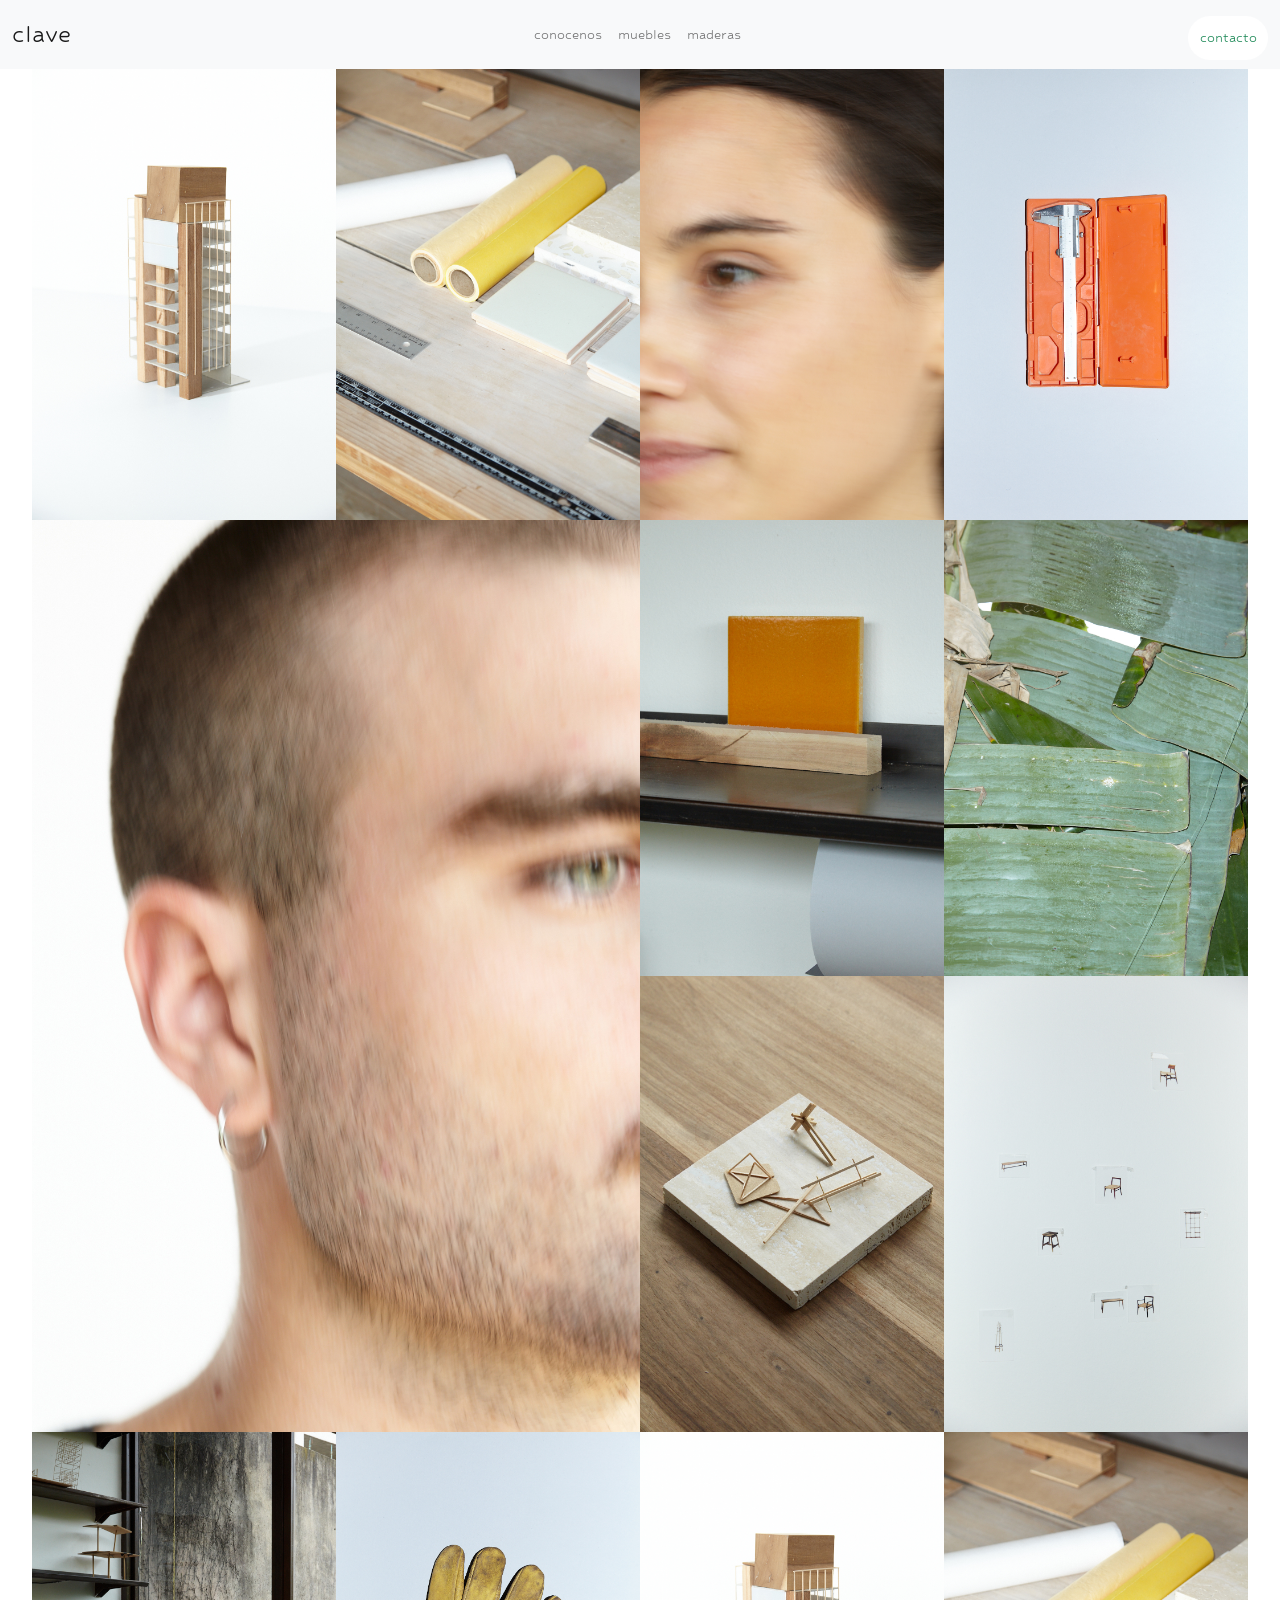
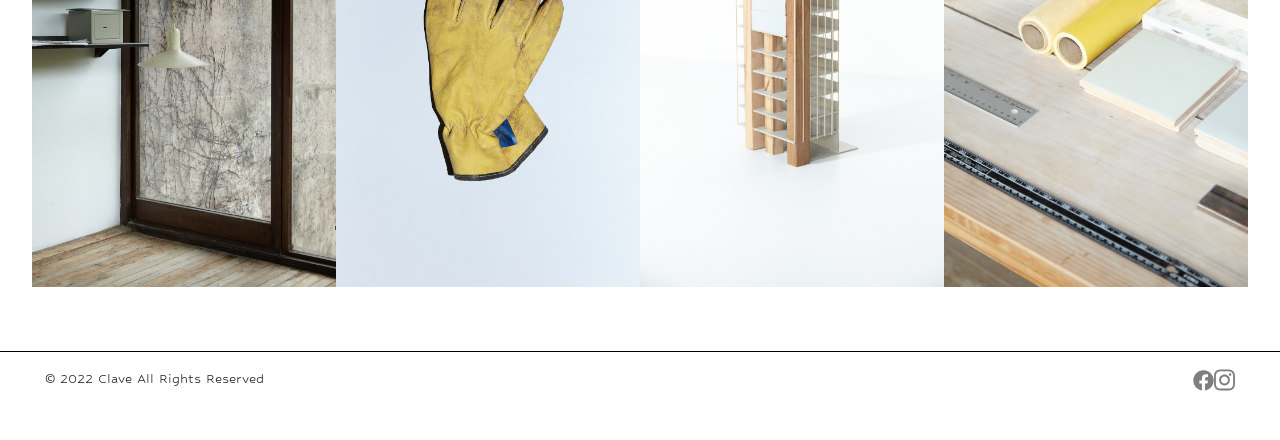
<file: index.html>
<!DOCTYPE html>
<html lang="en">
<head>
    <meta charset="UTF-8">
    <meta http-equiv="X-UA-Compatible" content="IE=edge">
    <meta name="viewport" content="width=device-width, initial-scale=1.0">
    <meta name="keywords" content="muebles, madera, diseño, comprar"/>
    <meta name="description" content="Clave es más que una mueblería es una forma de repensar tu vida desde la estética y el diseño."/>
    <link href="https://unpkg.com/aos@2.3.1/dist/aos.css" rel="stylesheet">
    <link rel="stylesheet" href="./styles/bootstrap.min.css">
    <link href="https://fonts.googleapis.com/css2?family=Hubballi&display=swap" rel="stylesheet">
    <link rel="stylesheet" href="./styles/style.css">
    <title>diseño y muebles - clave</title>
</head>

<body class="body-grid">

    <header class="header-fixed-index">   
    
        <nav class="navbar navbar-expand-lg navbar-light bg-light fixed-top">
            <div class="container-fluid">
              <a class="navbar-brand" href="#">clave</a>
              <button class="navbar-toggler" type="button" data-bs-toggle="collapse" data-bs-target="#navbarSupportedContent" aria-controls="navbarSupportedContent" aria-expanded="false" aria-label="Toggle navigation">
                <span class="navbar-toggler-icon"></span>
              </button>
              <div class="collapse navbar-collapse" id="navbarSupportedContent">
                <ul class="navbar-nav mx-auto mb-2 mb-lg-0">
                  <li class="nav-item">
                    <a class="nav-link" href="./pages/conocenos.html">conocenos</a>
                  </li>
                  <li class="nav-item">
                    <a class="nav-link" href="./pages/muebles.html">muebles</a>
                  </li>
                  <li class="nav-item">
                    <a class="nav-link" href="./pages/maderas.html">maderas</a>
                  </li>
                </ul>
                <div class="d-flex">
                 <a href="./pages/contacto.html"><button class="btn btn-outline-success" >contacto</button></a>
                </div>
              </div>
            </div>
          </nav>

    </header>

    <main class="main-index">       
       <div class="grid-container__index">  
         <img class="img-index 1" src="assets/01.jpg" alt="modelo edificio maqueta">
         <img class="img-index 2" src="assets/02.jpg" alt="panel de trabajo muebles">
         <img class="img-index 3" src="assets/03.jpg" alt="cinta metrica">
         <img class="img-index 4" src="assets/04.jpg" alt="hombre cabeza">
         <img class="img-index 5" src="assets/05.jpg" alt="mujer cabeza">
         <img class="img-index 6" src="assets/06.jpg" alt="varilla de madera y post it">
         <img class="img-index 7" src="assets/07.jpg" alt="hojas de arbusto">
         <img class="img-index 8" src="assets/08.jpg" alt="modelitos armados con varillas">
         <img class="img-index 9" src="assets/09.jpg" alt="muebles en espacio gris">
         <img class="img-index 10" src="assets/10.jpg" alt="lampara y etsanteria en living de diseño">
         <img class="img-index 11" src="assets/11.jpg" alt="guante amarillo de trabajo">
         <img class="img-index 12" src="assets/12.jpg" alt="mesa y silla">
         <img class="img-index 1" src="assets/01.jpg" alt="modelo edificio maqueta">
         <img class="img-index 2" src="assets/02.jpg" alt="panel de trabajo muebles">
       </div>
    </main>

           <hr>

    <footer class="footer-index">
        <p>© 2022 Clave All Rights Reserved</p>
        <div class="social-div">
            <a href="https://facebook.com"><img class="socials" src="assets/facebook-brands.svg" alt="facebook-logo"></a>
            <a href="https://instagram.com"><img class="socials" src="assets/instagram-brands.svg" alt="instagram-logo"></a>      
        </div>
    </footer>


<script src="./js/bootstrap.bundle.min.js"></script>
<script>
  AOS.init();
</script>


</body>
</html>
</file>
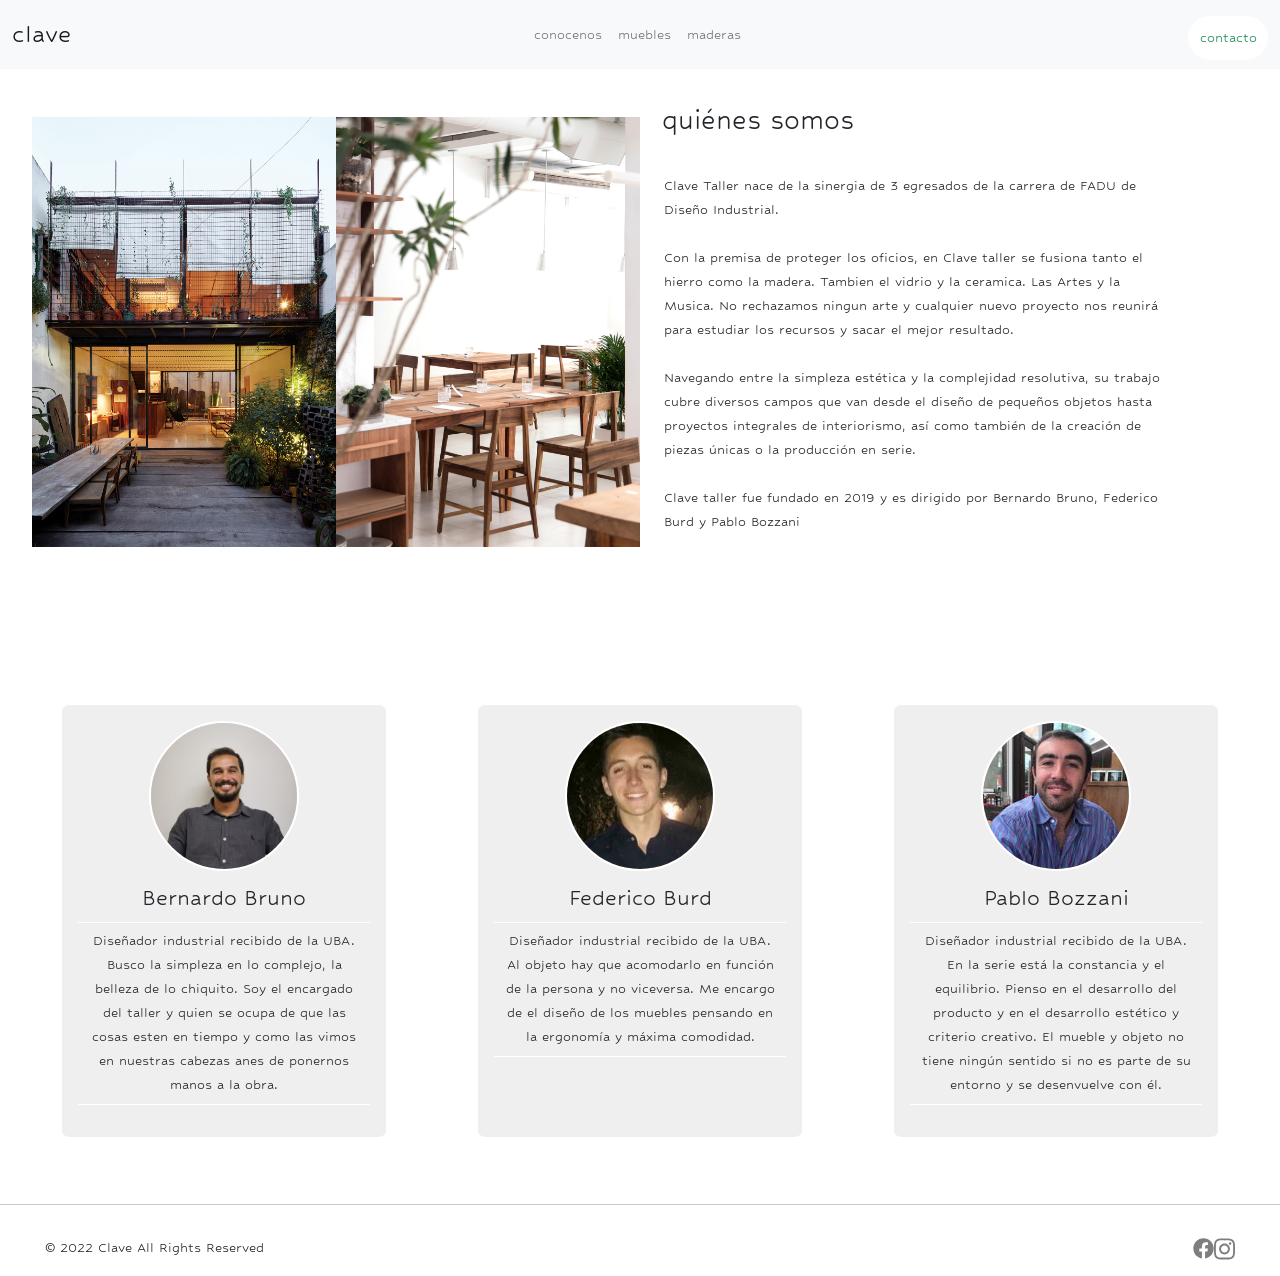
<file: pages/conocenos.html>
<!DOCTYPE html>
<html lang="en">
<head>
    <meta charset="UTF-8">
    <meta http-equiv="X-UA-Compatible" content="IE=edge">
    <meta name="keywords" content="muebles, madera, diseño, UBA, diseñadores, artesanos, herreros, carpinteros"/>
    <meta name="description" content="¿Quiénes somos los que llevamos adelante este proyecto?"/>
    <meta name="viewport" content="width=device-width, initial-scale=1.0">
    <link rel="stylesheet" href="../styles/bootstrap.min.css">
    <link href="https://fonts.googleapis.com/css2?family=Hubballi&display=swap" rel="stylesheet">
    <link rel="stylesheet" href="../styles/style.css">
    <title>¿quiénes somos? - clave</title>
</head>
<body">

    <header class="header-conocenos">   
    
        <nav class="navbar navbar-expand-lg navbar-light bg-light">
            <div class="container-fluid">
              <a class="navbar-brand" href="../index.html">clave</a>
              <button class="navbar-toggler" type="button" data-bs-toggle="collapse" data-bs-target="#navbarSupportedContent" aria-controls="navbarSupportedContent" aria-expanded="false" aria-label="Toggle navigation">
                <span class="navbar-toggler-icon"></span>
              </button>
              <div class="collapse navbar-collapse" id="navbarSupportedContent">
                <ul class="navbar-nav  mx-auto mb-2 mb-lg-0">
                  <li class="nav-item">
                    <a class="nav-link" href="../pages/conocenos.html">conocenos</a>
                  </li>
                  <li class="nav-item">
                    <a class="nav-link" href="../pages/muebles.html">muebles</a>
                  </li>
                  <li class="nav-item">
                    <a class="nav-link" href="../pages/maderas.html">maderas</a>
                  </li>
                </ul>
                <div class="d-flex">
                 <a href="../pages/contacto.html"><button class="btn btn-outline-success" >contacto</button></a>
                </div>
              </div>
            </div>
          </nav>
    </header>

    <main>
        
        <div class="container-conocenos">  
            <img class="img-conocenos" src="../assets/CASA-CLARA.jpg" alt="casa taller">
            <img class="img-conocenos" src="../assets/PETERSEN.jpg" alt="muebleria">
         
        <div class="info">
            <h2>quiénes somos</h1>
            <p class="whoarewe">Clave Taller nace de la sinergia de 3 egresados de la carrera de FADU de Diseño Industrial. </p> 

            <p class="whoarewe">  Con la premisa de proteger los oficios, en  Clave taller se fusiona tanto el hierro como la madera. Tambien el vidrio y la ceramica. Las Artes y la Musica. No rechazamos ningun arte y cualquier nuevo proyecto nos reunirá para estudiar los recursos y sacar el mejor resultado.</p>
                
            <p class="whoarewe">  Navegando entre la simpleza estética y la complejidad resolutiva, su trabajo cubre diversos campos que van desde el diseño de pequeños objetos hasta proyectos integrales de interiorismo, así como también de la creación de piezas únicas o la producción en serie.</p>
                
            <p class="whoarewe">  Clave taller fue fundado en 2019 y es dirigido por Bernardo Bruno, Federico Burd y Pablo Bozzani</p>
            </div>
        </div>


        <aside class="we-wrapper">
         
            <div class="card-we">
              <img class="nosotros" src="../assets/bbruno.jpg" alt="bernardo Bruno">
              <h1 class="card-title">Bernardo Bruno</h1>
              <p class="card-p">Diseñador industrial recibido de la UBA. Busco la simpleza en lo complejo, la belleza de 
              lo chiquito. Soy el encargado del taller y quien se ocupa de que las cosas esten en tiempo y 
              como las vimos en nuestras cabezas anes de ponernos manos a la obra. 
              </p>
            </div>
     

        
          <div class="card-we">
            <img class="nosotros" src="../assets/ramiror.jpg" alt="jorge ramos">
            <h1 class="card-title">Federico Burd</h1>
            <p class="card-p">Diseñador industrial recibido de la UBA. Al objeto hay que acomodarlo en función de 
              la persona y no viceversa. Me encargo de el diseño de los muebles pensando en la ergonomía y máxima comodidad.
            </p>
          </div>
      
       
            <div  class="card-we">
              <img class="nosotros" src="../assets/cohen.jpg" alt="ramiro cohen">
              <h1 class="card-title">Pablo Bozzani</h1>
              <p class="card-p">Diseñador industrial recibido de la UBA. En la serie está la constancia y el equilibrio. 
                Pienso en el desarrollo del producto y en el desarrollo estético y criterio creativo. El mueble y objeto 
                no tiene ningún sentido si no es parte de su entorno y se desenvuelve con él.
              </p>
           
        </div>
        </aside>
    </main>    

  

    <hr class="hr-auto">

    <footer class="footer-conocenos">
            <p class="copyright">© 2022 Clave All Rights Reserved</p>
        <div class="social-div">
            <a href="https://facebook.com"><img class="socials" src="../assets/facebook-brands.svg" alt="facebook-logo"></a>
            <a href="https://instagram.com"><img class="socials" src="../assets/instagram-brands.svg" alt="instagram-logo"></a>  
        </div>
    </footer>
    
    <script src="../js/bootstrap.bundle.min.js"></script>
</body>
</html>
</file>
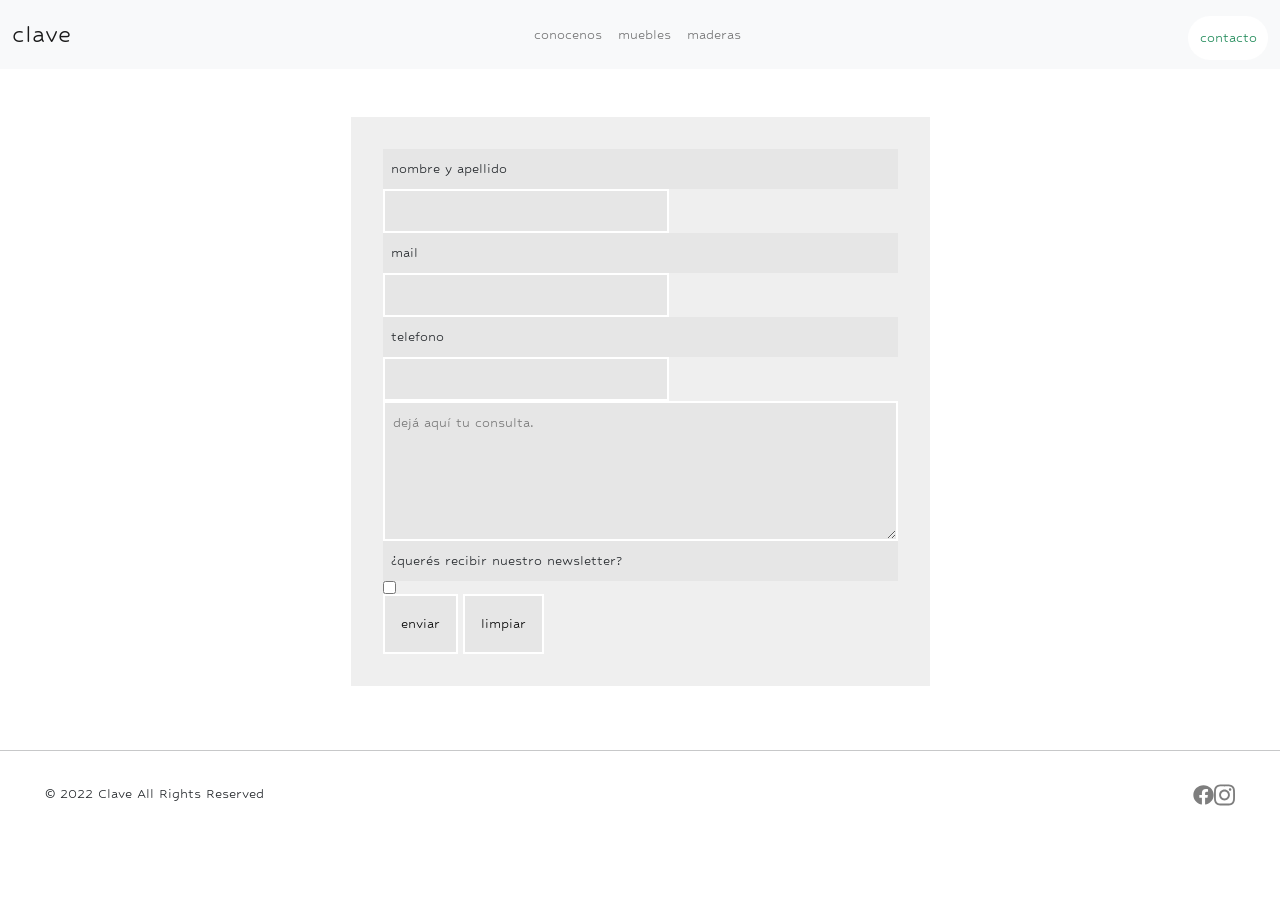
<file: pages/contacto.html>
<!DOCTYPE html>
<html lang="en">
<head>
    <meta charset="UTF-8">
    <meta http-equiv="X-UA-Compatible" content="IE=edge">
    <meta name="keywords" content="muebles, madera, diseño, comprar, consulta, respuesta"/>
    <meta name="description" content="Para consultas y dudas"/>
    <meta name="viewport" content="width=device-width, initial-scale=1.0">
    <link rel="stylesheet" href="../styles/bootstrap.min.css">
    <link href="https://fonts.googleapis.com/css2?family=Hubballi&display=swap" rel="stylesheet">
    <link rel="stylesheet" href="../styles/style.css">
    <title>dejanos tu consulta</title>
</head>



    <header class="header-fixed-index">   
    
        <nav class="navbar navbar-expand-lg navbar-light bg-light">
            <div class="container-fluid">
              <a class="navbar-brand" href="../index.html">clave</a>
              <button class="navbar-toggler" type="button" data-bs-toggle="collapse" data-bs-target="#navbarSupportedContent" aria-controls="navbarSupportedContent" aria-expanded="false" aria-label="Toggle navigation">
                <span class="navbar-toggler-icon"></span>
              </button>
              <div class="collapse navbar-collapse" id="navbarSupportedContent">
                <ul class="navbar-nav  mx-auto mb-2 mb-lg-0">
                  <li class="nav-item">
                    <a class="nav-link" href="../pages/conocenos.html">conocenos</a>
                  </li>
                  <li class="nav-item">
                    <a class="nav-link" href="../pages/muebles.html">muebles</a>
                  </li>
                  <li class="nav-item">
                    <a class="nav-link" href="../pages/maderas.html">maderas</a>
                  </li>
                </ul>
                <div class="d-flex">
                 <a href="../pages/contacto.html"><button class="btn btn-outline-success" >contacto</button></a>
                </div>
              </div>
            </div>
          </nav>
    </header>

    <main class="main-contacto">
        <div class="container-contacto">
            <form action="" method="post">
                <label for="nombre y apellido">nombre y apellido</label>
                <input type="text">
                <label for="mail">mail</label>
                <input type="mail">
                <label for="telefono">telefono</label>
                <input type="text">
                <textarea name="consulta" id="" cols="40" rows="5" placeholder="dejá aquí tu consulta."></textarea>
                <label for="newsletter">¿querés recibir nuestro newsletter?</label>
                <input class="round-input" name="si" type="checkbox"> 
                <!-- Button trigger modal -->
                <button type="button" class="btn-contacto" data-bs-toggle="modal" data-bs-target="#exampleModal">
                    enviar
                </button>
                
                <!-- Modal -->
                <div class="modal fade" id="exampleModal" tabindex="-1" aria-labelledby="exampleModalLabel" aria-hidden="true">
                    <div class="modal-dialog">
                    <div class="modal-content">
                        <div class="modal-header">
                        <h5 class="modal-title" id="exampleModalLabel">clave</h5>
                        <button type="button" class="btn-close" data-bs-dismiss="modal" aria-label="Close"></button>
                        </div>
                        <div class="modal-body">
                        muchas gracias por tu consulta!
                        </div>
                        <div class="modal-footer">
                        <button type="button" class="btn-contacto btn-secondary" data-bs-dismiss="modal">cerrar</button>
                        
                        </div>
                    </div>
                    </div>
                </div>
                <button class="btn-contacto" type="reset">limpiar</button>      
            </form>
        </div>
    </main>

    <hr>

    <footer>
         <p>© 2022 Clave All Rights Reserved</p>
        <div class="social-div">
            <a href="https://facebook.com"><img class="socials" src="../assets/facebook-brands.svg" alt="facebook-logo"></a>
            <a href="https://instagram.com"><img class="socials" src="../assets/instagram-brands.svg" alt="instagram-logo"></a>  
        </div>
    </footer>

<script src="../js/bootstrap.bundle.min.js"></script>

</body>
</html>
</file>
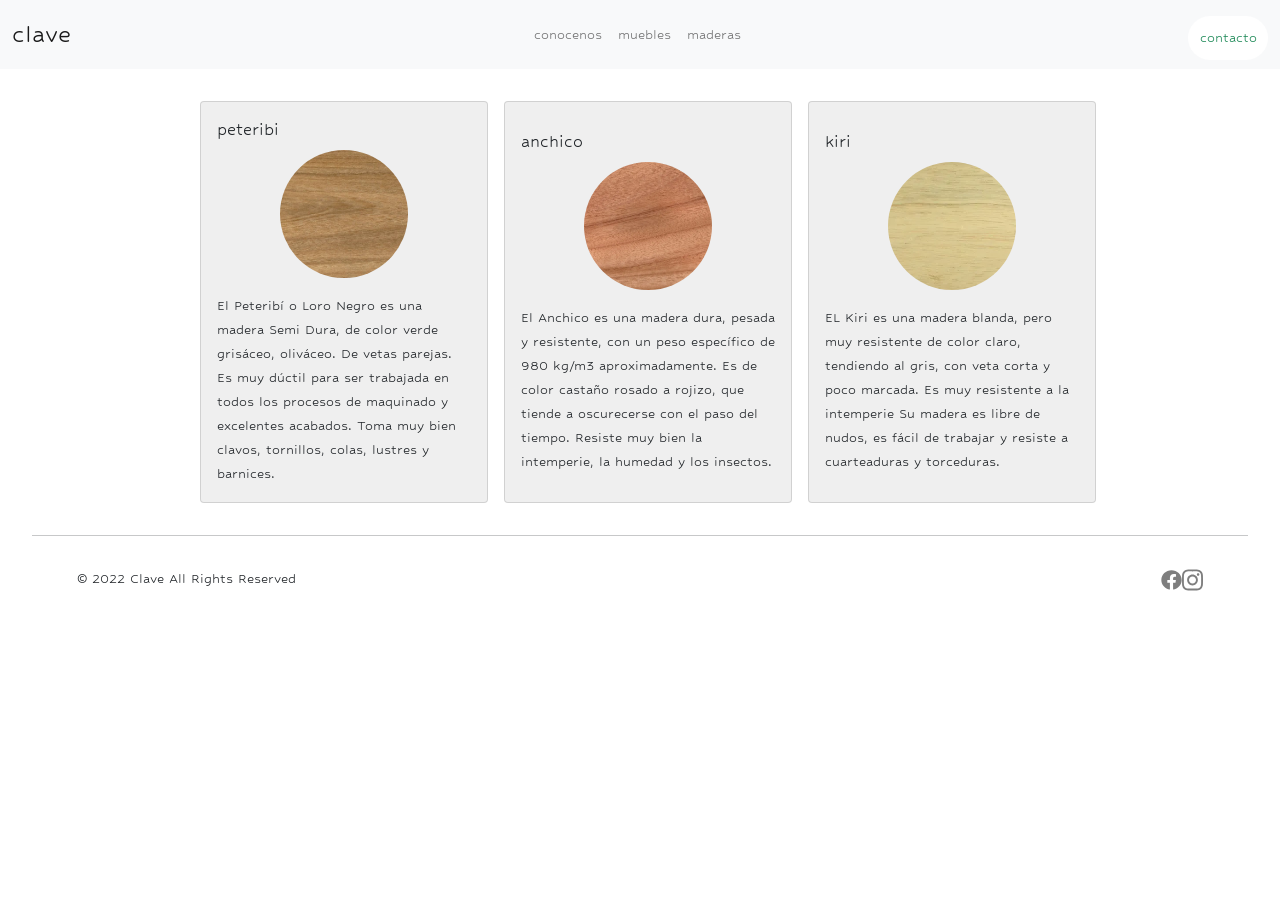
<file: pages/maderas.html>
<!DOCTYPE html>
<html lang="en">
<head>
    <meta charset="UTF-8">
    <meta http-equiv="X-UA-Compatible" content="IE=edge">
    <meta name="keywords" content="muebles, madera, selección, especial, mejor"/>
    <meta name="viewport" content="width=device-width, initial-scale=1.0">
    <meta name="description" content="Estas son las maderas que usamos para hacer nuestros muebles"/>
    <link rel="stylesheet" href="../styles/bootstrap.min.css">
    <link href="https://fonts.googleapis.com/css2?family=Hubballi&display=swap" rel="stylesheet">
    <link rel="stylesheet" href="../styles/style.css">
    <title>nuestras maderas - clave</title>
</head>
<body>
    
    <header class="header-fixed-index">   
    
        <nav class="navbar navbar-expand-lg navbar-light bg-light">
            <div class="container-fluid">
              <a class="navbar-brand" href="../index.html">clave</a>
              <button class="navbar-toggler" type="button" data-bs-toggle="collapse" data-bs-target="#navbarSupportedContent" aria-controls="navbarSupportedContent" aria-expanded="false" aria-label="Toggle navigation">
                <span class="navbar-toggler-icon"></span>
              </button>
              <div class="collapse navbar-collapse" id="navbarSupportedContent">
                <ul class="navbar-nav  mx-auto mb-2 mb-lg-0">
                  <li class="nav-item">
                    <a class="nav-link" href="../pages/conocenos.html">conocenos</a>
                  </li>
                  <li class="nav-item">
                    <a class="nav-link" href="../pages/muebles.html">muebles</a>
                  </li>
                  <li class="nav-item">
                    <a class="nav-link" href="../pages/maderas.html">maderas</a>
                  </li>
                </ul>
                <div class="d-flex">
                 <a href="../pages/contacto.html"><button class="btn btn-outline-success" >contacto</button></a>
                </div>
              </div>
            </div>
          </nav>
    </header>


    <main class="main-maderas">
        <div class="container__maderas">

        <div class="card" style="width: 18rem;">
            <h5 class="card-title">peteribi</h5>
            <img src="../assets/peteribi-madersama.jpg" class="card-img-top" alt="...">
              <p class="card-text">El Peteribí o Loro Negro es una madera Semi Dura, de color verde grisáceo, oliváceo. De vetas parejas. Es muy dúctil para ser trabajada en todos los procesos de maquinado y excelentes acabados. Toma muy bien clavos, tornillos, colas, lustres y barnices.              </p>
       
            </div>

          <div class="card" style="width: 18rem;">
                <h5 class="card-title">anchico</h5>
            <img src="../assets/D_NQ_NP_919744-MLA29141569810_012019-O.webp" class="card-img-top" alt="...">
              <p class="card-text">El Anchico es una madera dura, pesada y resistente, con un peso específico de 980 kg/m3 aproximadamente. Es de color castaño rosado a rojizo, que tiende a oscurecerse con el paso del tiempo. Resiste muy bien la intemperie, la humedad y los insectos.</p>
             
            </div>
       

          <div class="card" style="width: 18rem;">
                <h5 class="card-title">kiri</h5>
            <img src="../assets/D_Q_NP_839446-MLA29167538504_012019-AB.webp" class="card-img-top" alt="...">
              <p class="card-text">EL Kiri es una madera blanda, pero muy resistente de color claro, tendiendo al gris, con veta corta y poco marcada. Es muy resistente a la intemperie Su madera es libre de nudos, es fácil de trabajar y resiste a cuarteaduras y torceduras.</p>
            
            </div>
            </div>
          </div>
        </div>
   
    <hr>
   
    <footer>
            <p>© 2022 Clave All Rights Reserved</p>
        <div class="social-div">
            <a href="https://facebook.com"><img class="socials" src="../assets/facebook-brands.svg" alt="facebook-logo"></a>
            <a href="https://instagram.com"><img class="socials" src="../assets/instagram-brands.svg" alt="instagram-logo"></a>      
        </div>
    </footer>

    <script src="../js/bootstrap.bundle.min.js"></script>

</body>
</html>
</file>
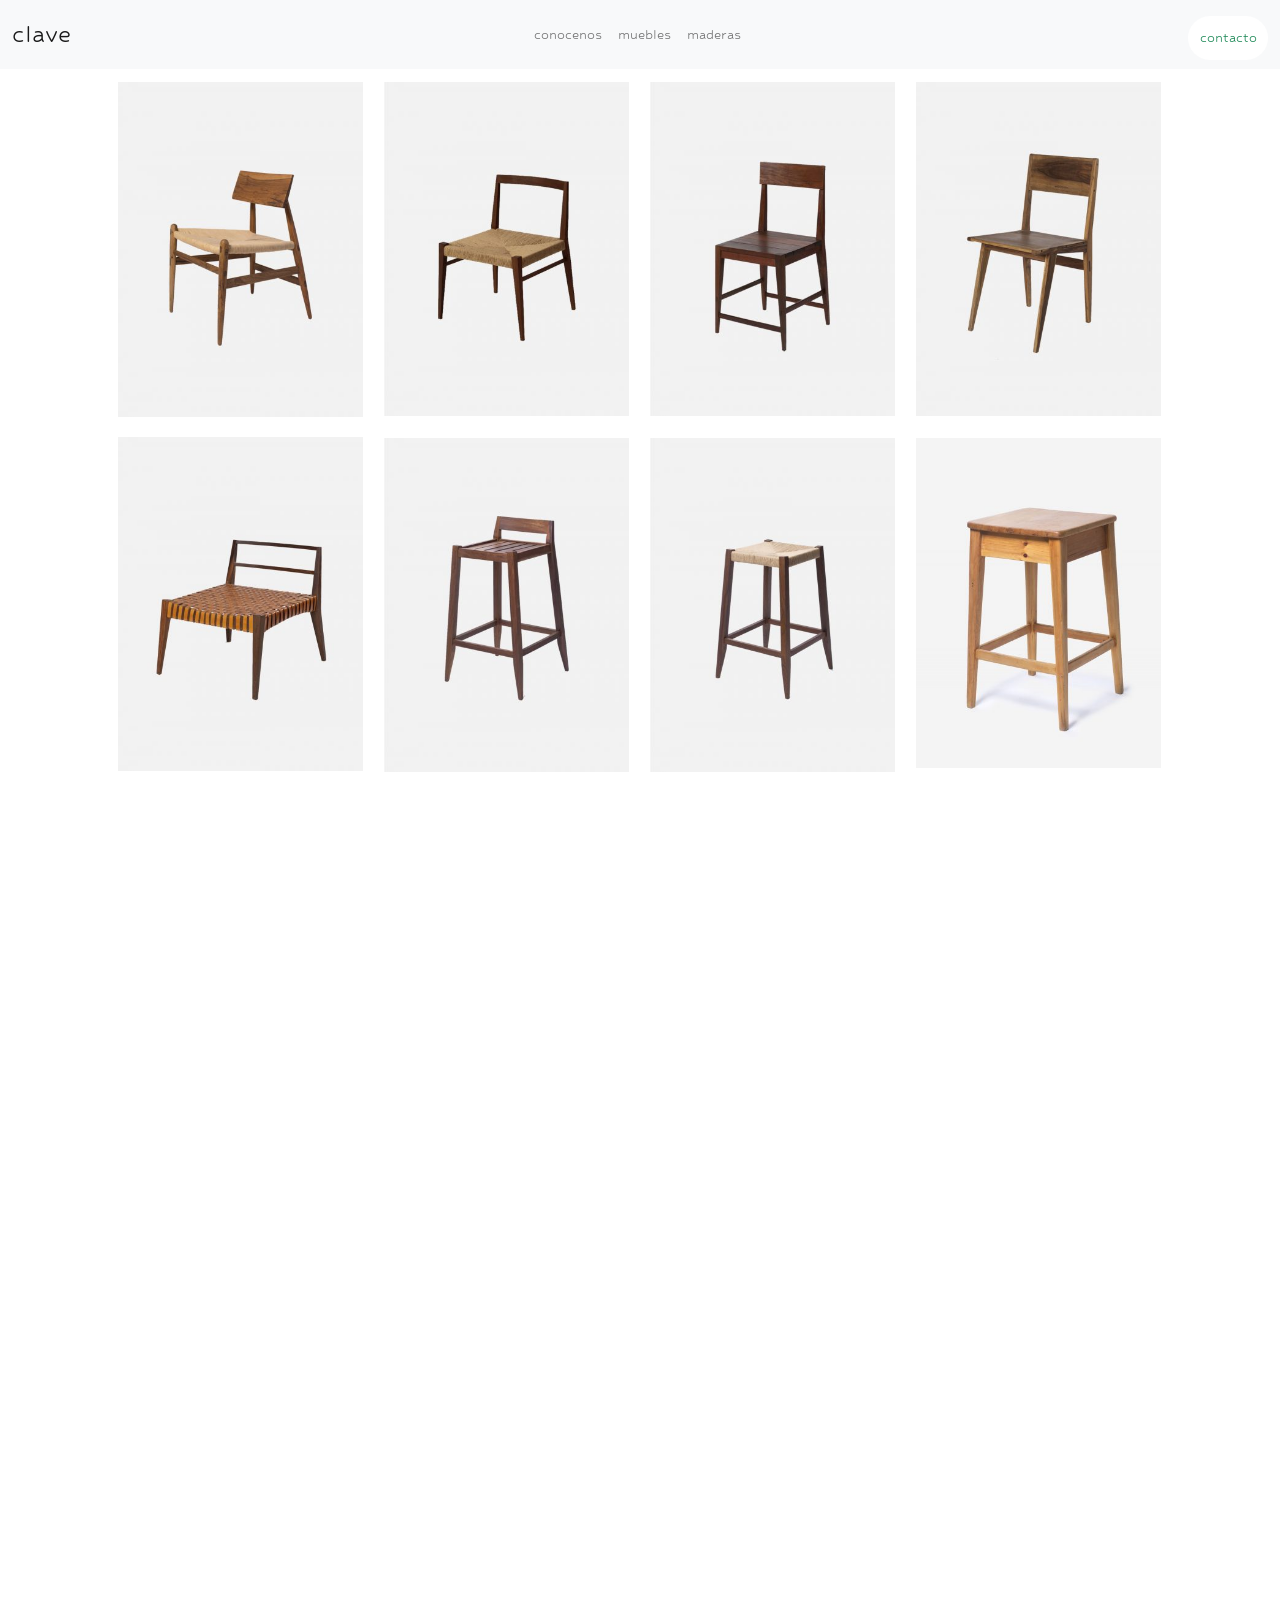
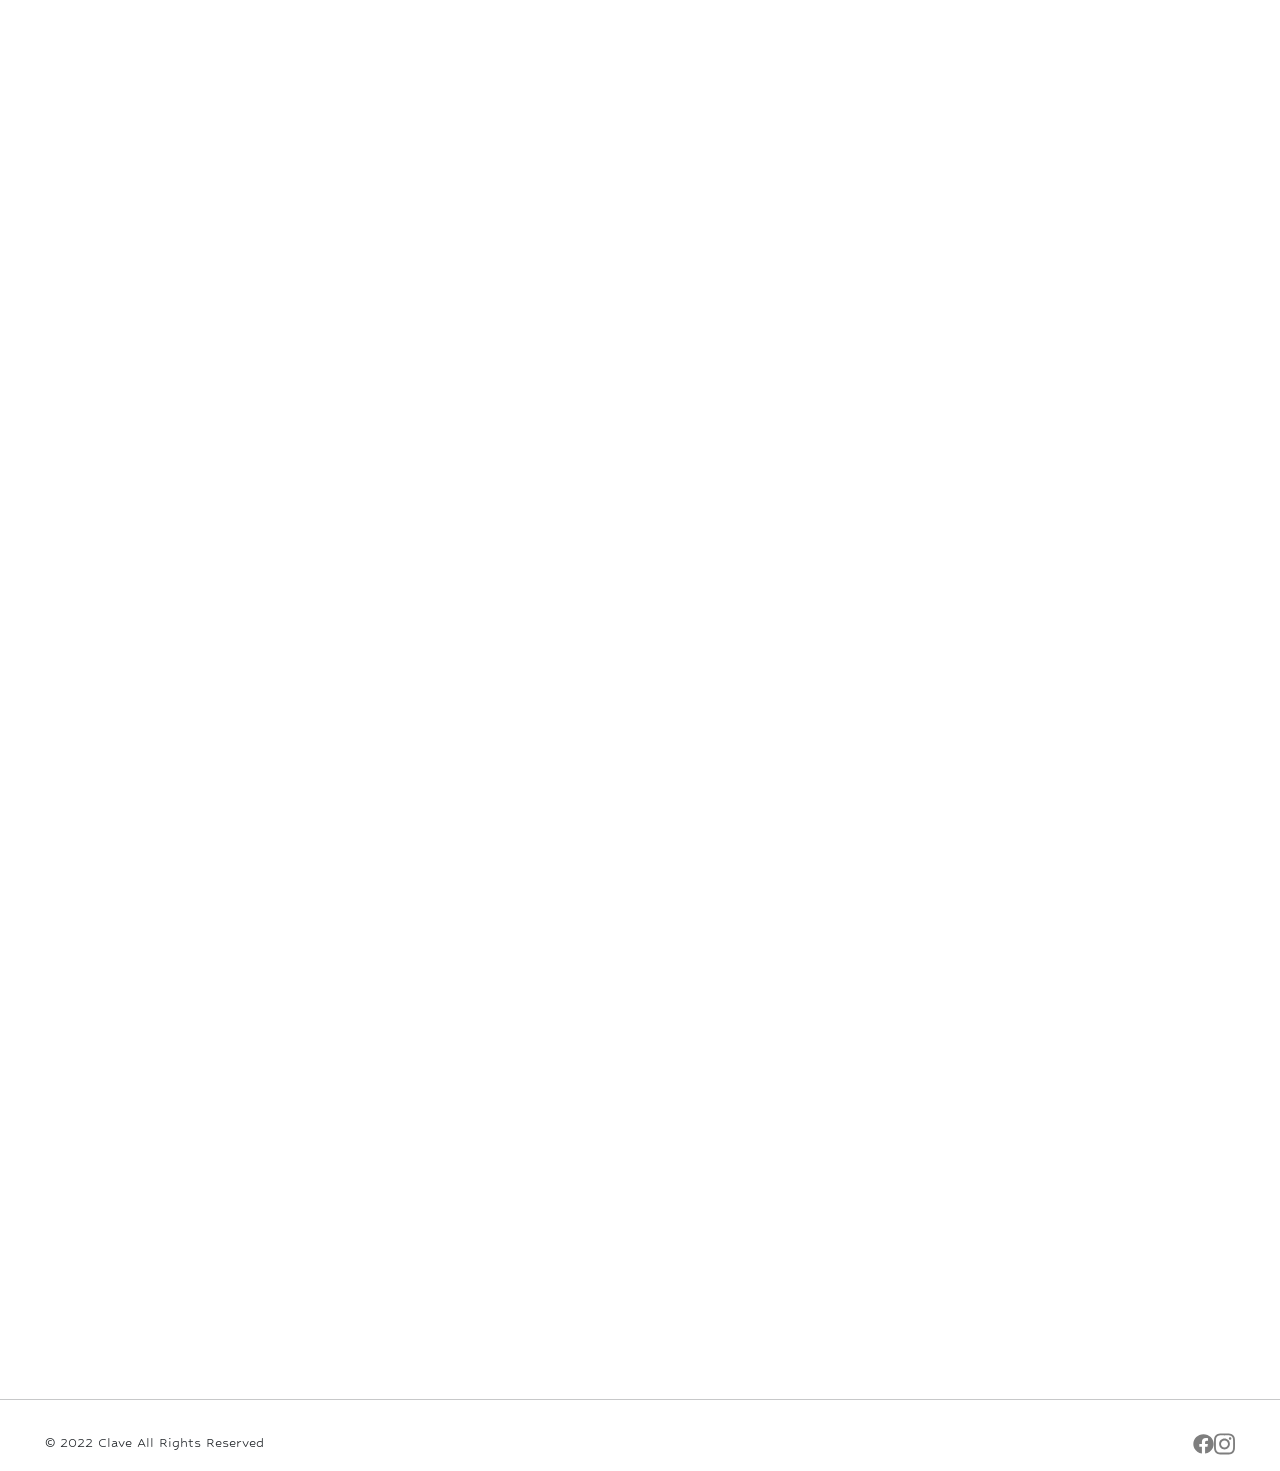
<file: pages/muebles.html>
<!DOCTYPE html>
<html lang="en">
<head>
    <meta charset="UTF-8">
    <meta http-equiv="X-UA-Compatible" content="IE=edge">
    <meta name="viewport" content="width=device-width, initial-scale=1.0">
    <meta name="keywords" content="muebles, madera, diseño, estética"/>
    <meta name="description" content="Nuestra colección de muebles."/>
    <link href="https://fonts.googleapis.com/css2?family=Hubballi&display=swap" rel="stylesheet">
    <link rel="stylesheet" href="../styles/bootstrap.min.css">
    <link href="https://unpkg.com/aos@2.3.1/dist/aos.css" rel="stylesheet">
    <script src="https://unpkg.com/aos@2.3.1/dist/aos.js"></script>
    <link rel="stylesheet" href="../styles/style.css">
    <title>catálogo de muebles - clave</title>
</head>
<body>
    
    <header class="header-fixed-index">   
    
        <nav class="navbar navbar-expand-lg navbar-light bg-light fixed-top">
            <div class="container-fluid">
              <a class="navbar-brand" href="../index.html">clave</a>
              <button class="navbar-toggler" type="button" data-bs-toggle="collapse" data-bs-target="#navbarSupportedContent" aria-controls="navbarSupportedContent" aria-expanded="false" aria-label="Toggle navigation">
                <span class="navbar-toggler-icon"></span>
              </button>
              <div class="collapse navbar-collapse" id="navbarSupportedContent">
                <ul class="navbar-nav  mx-auto mb-2 mb-lg-0">
                  <li class="nav-item">
                    <a class="nav-link" href="../pages/conocenos.html">conocenos</a>
                  </li>
                  <li class="nav-item">
                    <a class="nav-link" href="../pages/muebles.html">muebles</a>
                  </li>
                  <li class="nav-item">
                    <a class="nav-link" href="../pages/maderas.html">maderas</a>
                  </li>
                </ul>
                <div class="d-flex">
                 <a href="../pages/contacto.html"><button class="btn btn-outline-success" >contacto</button></a>
                </div>
              </div>
            </div>
          </nav>
    </header>


    <main class="main-gallery">
        <div class="flex-grid-muebles">
        <div class="gallery-muebles">
          <a href="#!" data-bs-toggle="modal" data-bs-target="#modalImage1">
            <img data-aos="zoom-in" src="../assets/1-SILLA-SKA-400x545.jpg" alt="silla ska">
          </a>
          <a href="#!" data-bs-toggle="modal" data-bs-target="#modalImage2">
            <img data-aos="zoom-in" src="../assets/2-SILLA-MUSEO-400x545.jpg" alt="silla museo">
          </a>
          <a href="#!" data-bs-toggle="modal" data-bs-target="#modalImage3">
            <img data-aos="zoom-in" src="../assets/4-SILLA-TAYLOR-400x545.jpg" alt="silla taylor">
          </a>
          <a href="#!" data-bs-toggle="modal" data-bs-target="#modalImage4">
            <img data-aos="zoom-in" src="../assets/5-SILLA-FARINELLI-400x545.jpg" alt="silla farinelli">
          </a>
          <a href="#!" data-bs-toggle="modal" data-bs-target="#modalImage5">
            <img data-aos="zoom-in" src="../assets/7-SILLA-MATERA-400x545.jpg" alt="silla matera">
          </a>
          <a href="#!" data-bs-toggle="modal" data-bs-target="#modalImage6">
            <img data-aos="zoom-in" src="../assets/1-BANQUETA-BAR-C-RESPALDO-400x545.jpg" alt="banqueta con resplado">
          </a>
          <a href="#!" data-bs-toggle="modal" data-bs-target="#modalImage7">
            <img data-aos="zoom-in" src="../assets/2-BANQUETA-BAR-S-RESPALDO-400x545.jpg" alt="banqueta bar">
          </a>
          <a href="#!" data-bs-toggle="modal" data-bs-target="#modalImage8">
            <img data-aos="zoom-in" src="../assets/1-PORTADA-VERT-31-400x539.jpg" alt="banqueta on">
          </a>
          <a href="#!" data-bs-toggle="modal" data-bs-target="#modalImage9">
            <img data-aos="zoom-in" src="../assets/4-BANQUITO-TAYLOR-400x545.jpg" alt="banquito taylor">
          </a>
          <a href="#!" data-bs-toggle="modal" data-bs-target="#modalImage10">
            <img data-aos="zoom-in" src="../assets/7-BANQUITO-REA-400x545.jpg" alt="banquito rea">
          </a>
          <a href="#!" data-bs-toggle="modal" data-bs-target="#modalImage11">
            <img data-aos="zoom-in" src="../assets/8-TACO-ALAMO-400x545.jpg" alt="taco alamo">
          </a>
          <a href="#!" data-bs-toggle="modal" data-bs-target="#modalImage12">
            <img data-aos="zoom-in" src="../assets/9-BANCO-V-400x545.jpg" alt="banco v">
          </a>
          <a href="#!" data-bs-toggle="modal" data-bs-target="#modalImage13">
            <img data-aos="zoom-in" src="../assets/10-BANCO-SKA-400x545.jpg" alt="banco ska">
          </a>
          <a href="#!" data-bs-toggle="modal" data-bs-target="#modalImage14">
            <img data-aos="zoom-in" src="../assets/11-BANCO-DEVOTO-400x545.jpg" alt="banco devoto">
          </a>
          <a href="#!" data-bs-toggle="modal" data-bs-target="#modalImage15">
            <img data-aos="zoom-in" src="../assets/12-BANCO-MERCEDES-400x545.jpg" alt="banco mercedes">
          </a>
          <a href="#!" data-bs-toggle="modal" data-bs-target="#modalImage16">
            <img data-aos="zoom-in" src="../assets/14-BANCO-TRONCO-400x545.jpg" alt="banco tronco">
          </a>
          <a href="#!" data-bs-toggle="modal" data-bs-target="#modalImage17">
            <img data-aos="zoom-in" src="../assets/4-MESA-RECTANGULAR-400x545.jpg" alt="mesa rectangular">
          </a>
          <a href="#!" data-bs-toggle="modal" data-bs-target="#modalImage18">
            <img data-aos="zoom-in" src="../assets/5-MESA-CIRCULAR-400x545.jpg" alt="mesa circular">
          </a>
          <a href="#!" data-bs-toggle="modal" data-bs-target="#modalImage19">
            <img data-aos="zoom-in" src="../assets/6-MESA-DELLATORRE-400x545.jpg" alt="mesa dellatorre">
          </a>
          <a href="#!" data-bs-toggle="modal" data-bs-target="#modalImage20">
            <img data-aos="zoom-in" src="../assets/8-MESA-BANDEJA-LISA-400x545.jpg" alt="mesa bandeja lisa">
          </a>
          <a href="#!" data-bs-toggle="modal" data-bs-target="#modalImage21">
            <img data-aos="zoom-in" src="../assets/10-MESA-DE-LUZ-400x545.jpg" alt="mesa de luz">
          </a>
          <a href="#!" data-bs-toggle="modal" data-bs-target="#modalImage22">
            <img data-aos="zoom-in" src="../assets/11-MESA-JAPON-400x545.jpg" alt="mesa japon">
          </a>
          <a href="#!" data-bs-toggle="modal" data-bs-target="#modalImage23">
            <img data-aos="zoom-in" src="../assets/1-BIBLIOTECA-COLGANTE-KIT-A-400x545.jpg" alt="biblioteca colgante kit a">
          </a>
          <a href="#!" data-bs-toggle="modal" data-bs-target="#modalImage24">
            <img data-aos="zoom-in" src="../assets/2-BIBLIOTECA-COLGANTE-KIT-B-400x545.jpg" alt="biblioteca colgante kit b">
          </a>
          <a href="#!" data-bs-toggle="modal" data-bs-target="#modalImage25">
            <img data-aos="zoom-in" src="../assets/3-BIBLIOTECA-COLGANTE-KIT-C-400x545.jpg" alt="biblioteca colgante kit c">
          </a>
          <a href="#!" data-bs-toggle="modal" data-bs-target="#modalImage26">
            <img data-aos="zoom-in" src="../assets/11-BIBLIOTECA-COLGANTE-KIT-BUNDLE-2-400x545.jpg" alt="biblioteca colgante kit bundle">
          </a>
          <a href="#!" data-bs-toggle="modal" data-bs-target="#modalImage27">
            <img data-aos="zoom-in" src="../assets/12-BIBLIOTECA-COLGANTE-KIT-BUNDLE-3-400x545.jpg" alt="biblioteca colgante kit bundle c">
          </a>
          <a href="#!" data-bs-toggle="modal" data-bs-target="#modalImage28">
            <img data-aos="zoom-in" src="../assets/3-PERCHERO-MODULAR-3M-400x545.jpg" alt="perchero modular 1">
          </a>
          <a href="#!" data-bs-toggle="modal" data-bs-target="#modalImage29">
            <img data-aos="zoom-in" src="../assets/4-PERCHERO-MODULAR-4M-400x545.jpg" alt="perchero modular 2">
          </a>
          <a href="#!" data-bs-toggle="modal" data-bs-target="#modalImage30">
            <img data-aos="zoom-in" src="../assets/3-CAMA-WIDE-400x545.jpg" alt="cama wide">
          </a>
          <a href="#!" data-bs-toggle="modal" data-bs-target="#modalImage31">
            <img data-aos="zoom-in" src="../assets/1-LAMPARA-MADERITAS-400x545.jpg" alt="lampara maderitas">
          </a>
        </div>
        </div>
    
      <!-------------Modal Gallery------------->
         <!-------------Image1------------->
         <div tabindex="-1" aria-labelledby="modalImage1" aria-hidden="true"
         class="modal fade" id="modalImage1">
          <div class="modal-dialog modal-sm modal-dialog-centered ">
            <div class="modal-content">
              <div class= "m-3">
                <h5 class="modal-title" id="modalImage1">Silla Ska</h5>
                <p>150cm x 150cm</p>
                <p>$25.000</p>
                <button type="button"  class="btn btn-primary">Buy</button>
                </div>
              <img src="../assets/1-SILLA-SKA-400x545.jpg" alt="">
            </div>     
          </div>
         </div>

         <!-------------Image2------------->
         <div tabindex="-1" aria-labelledby="modalImage2" aria-hidden="true"
         class="modal fade" id="modalImage2">
          <div class="modal-dialog modal-sm modal-dialog-centered ">
            <div class="modal-content">
              <div class= "m-3">
                <h5 class="modal-title" id="modalImage1">Silla Museo</h5>
                <p>150cm x 150cm</p>
                <p>$25.000</p>
                <button type="button"  class="btn btn-primary">Buy</button>
                </div>
              <img src="../assets/2-SILLA-MUSEO-400x545.jpg" alt="">
            </div>     
          </div>
         </div>


         <!-------------Image3------------->
         <div tabindex="-1" aria-labelledby="modalImage3" aria-hidden="true"
         class="modal fade" id="modalImage3">
          <div class="modal-dialog modal-sm modal-dialog-centered ">
            <div class="modal-content">
              <div class= "m-3">
                <h5 class="modal-title" id="modalImage1">Silla Taylor</h5>
                <p>150cm x 150cm</p>
                <p>$28.000</p>
                <button type="button"  class="btn btn-primary">Buy</button>
                </div>
              <img src="../assets/4-SILLA-TAYLOR-400x545.jpg" alt="">
            </div>     
          </div>
         </div>


         <!-------------Image4------------->
         <div tabindex="-1" aria-labelledby="modalImage4" aria-hidden="true"
         class="modal fade" id="modalImage4">
          <div class="modal-dialog modal-sm modal-dialog-centered ">
            <div class="modal-content">
              <div class= "m-3">
                <h5 class="modal-title" id="modalImage1">Silla Farinelli</h5>
                <p>150cm x 150cm</p>
                <p>$28.000</p>
                <button type="button"  class="btn btn-primary">Buy</button>
                </div>
              <img src="../assets/5-SILLA-FARINELLI-400x545.jpg" alt="">
            </div>     
          </div>
         </div>


         <!-------------Image5------------->
         <div tabindex="-1" aria-labelledby="modalImage5" aria-hidden="true"
         class="modal fade" id="modalImage5">
          <div class="modal-dialog modal-sm modal-dialog-centered ">
            <div class="modal-content">
              <div class= "m-3">
                <h5 class="modal-title" id="modalImage1">Silla Ska</h5>
                <p>150cm x 150cm</p>
                <p>$22.000</p>
                <button type="button"  class="btn btn-primary">Buy</button>
                </div>
              <img src="../assets/7-SILLA-MATERA-400x545.jpg" alt="silla matera">
            </div>     
          </div>
         </div>


         <!-------------Image6------------->
         <div tabindex="-1" aria-labelledby="modalImage6" aria-hidden="true"
         class="modal fade" id="modalImage6">
          <div class="modal-dialog modal-sm modal-dialog-centered ">
            <div class="modal-content">
              <div class= "m-3">
                <h5 class="modal-title" id="modalImage1">Banqueta Bar</h5>
                <p>150cm x 150cm</p>
                <p>$25.000</p>
                <button type="button"  class="btn btn-primary">Buy</button>
                </div>
              <img src="../assets/1-BANQUETA-BAR-C-RESPALDO-400x545.jpg" alt="">
            </div>     
          </div>
         </div>


         <!-------------Image7------------->
         <div tabindex="-1" aria-labelledby="modalImage7" aria-hidden="true"
         class="modal fade" id="modalImage7">
          <div class="modal-dialog modal-sm modal-dialog-centered ">
            <div class="modal-content">
              <div class= "m-3">
                <h5 class="modal-title" id="modalImage1">Banqueta Bar 2</h5>
                <p>150cm x 150cm</p>
                <p>$25.000</p>
                <button type="button"  class="btn btn-primary">Buy</button>
                </div>
              <img src="../assets/2-BANQUETA-BAR-S-RESPALDO-400x545.jpg" alt="">
            </div>     
          </div>
         </div>


         <!-------------Image8------------->
         <div tabindex="-1" aria-labelledby="modalImage8" aria-hidden="true"
         class="modal fade" id="modalImage8">
          <div class="modal-dialog modal-sm modal-dialog-centered ">
            <div class="modal-content">
              <div class= "m-3">
                <h5 class="modal-title" id="modalImage1">Banco Ska</h5>
                <p>150cm x 150cm</p>
                <p>$25.000</p>
                <button type="button"  class="Banqueta On">Buy</button>
                </div>
              <img src="../assets/1-PORTADA-VERT-31-400x539.jpg" alt="Banco Ska">
            </div>     
          </div>
         </div>


         <!-------------Image9------------->
         <div tabindex="-1" aria-labelledby="modalImage9" aria-hidden="true"
         class="modal fade" id="modalImage9">
          <div class="modal-dialog modal-sm modal-dialog-centered ">
            <div class="modal-content">
              <div class= "m-3">
                <h5 class="modal-title" id="modalImage1">Banquito Taylor</h5>
                <p>150cm x 150cm</p>
                <p>$25.000</p>
                <button type="button"  class="btn btn-primary">Buy</button>
                </div>
              <img src="../assets/4-BANQUITO-TAYLOR-400x545.jpg" alt="">
            </div>     
          </div>
         </div>


         <!-------------Image10------------->
         <div tabindex="-1" aria-labelledby="modalImage10" aria-hidden="true"
         class="modal fade" id="modalImage10">
          <div class="modal-dialog modal-sm modal-dialog-centered ">
            <div class="modal-content">
              <div class= "m-3">
                <h5 class="modal-title" id="modalImage1">Banquito Rea</h5>
                <p>150cm x 150cm</p>
                <p>$25.000</p>
                <button type="button"  class="btn btn-primary">Buy</button>
                </div>
              <img src="../assets/7-BANQUITO-REA-400x545.jpg" alt="">
            </div>     
          </div>
         </div>


         <!-------------Image11------------->
         <div tabindex="-1" aria-labelledby="modalImage11" aria-hidden="true"
         class="modal fade" id="modalImage11">
          <div class="modal-dialog modal-sm modal-dialog-centered ">
            <div class="modal-content">
              <div class= "m-3">
                <h5 class="modal-title" id="modalImage1">Taco Alamo</h5>
                <p>150cm x 150cm</p>
                <p>$25.000</p>
                <button type="button"  class="btn btn-primary">Buy</button>
                </div>
              <img src="../assets/8-TACO-ALAMO-400x545.jpg" alt="taco alamo">
            </div>     
          </div>
         </div>



         <!-------------Image12------------->
         <div tabindex="-1" aria-labelledby="modalImage12" aria-hidden="true"
         class="modal fade" id="modalImage12">
          <div class="modal-dialog modal-sm modal-dialog-centered ">
            <div class="modal-content">
              <div class= "m-3">
                <h5 class="modal-title" id="modalImage1">Silla Ska</h5>
                <p>150cm x 150cm</p>
                <p>$25.000</p>
                <button type="button"  class="btn btn-primary">Buy</button>
                </div>
              <img src="../assets/9-BANCO-V-400x545.jpg" alt="">
            </div>     
          </div>
         </div>


         <!-------------Image13------------->
         <div tabindex="-1" aria-labelledby="modalImage13" aria-hidden="true"
         class="modal fade" id="modalImage13">
          <div class="modal-dialog modal-sm modal-dialog-centered ">
            <div class="modal-content">
              <div class= "m-3">
                <h5 class="modal-title" id="modalImage1">Banco Ska</h5>
                <p>150cm x 150cm</p>
                <p>$25.000</p>
                <button type="button"  class="btn btn-primary">Buy</button>
                </div>
              <img src="../assets/10-BANCO-SKA-400x545.jpg" alt="Banco Ska">
            </div>     
          </div>
         </div>


         <!-------------Image14------------->
         <div tabindex="-1" aria-labelledby="modalImage14" aria-hidden="true"
         class="modal fade" id="modalImage14">
          <div class="modal-dialog modal-sm modal-dialog-centered ">
            <div class="modal-content">
              <div class= "m-3">
                <h5 class="modal-title" id="modalImage1">Banco Devoto</h5>
                <p>150cm x 150cm</p>
                <p>$25.000</p>
                <button type="button"  class="btn btn-primary">Buy</button>
                </div>
              <img src="../assets/11-BANCO-DEVOTO-400x545.jpg" alt="Banco Devoto">
            </div>     
          </div>
         </div>


         <!-------------Image15------------->
         <div tabindex="-1" aria-labelledby="modalImage15" aria-hidden="true"
         class="modal fade" id="modalImage15">
          <div class="modal-dialog modal-sm modal-dialog-centered ">
            <div class="modal-content">
              <div class= "m-3">
                <h5 class="modal-title" id="modalImage1">Banco Mercedes</h5>
                <p>150cm x 150cm</p>
                <p>$25.000</p>
                <button type="button"  class="btn btn-primary">Buy</button>
                </div>
              <img src="../assets/12-BANCO-MERCEDES-400x545.jpg" alt="Banco Mercedes">
            </div>     
          </div>
         </div>



         <!-------------Image16------------->
         <div tabindex="-1" aria-labelledby="modalImage16" aria-hidden="true"
         class="modal fade" id="modalImage16">
          <div class="modal-dialog modal-sm modal-dialog-centered ">
            <div class="modal-content">
              <div class= "m-3">
                <h5 class="modal-title" id="modalImage1">Banco Tronco</h5>
                <p>150cm x 150cm</p>
                <p>$25.000</p>
                <button type="button"  class="btn btn-primary">Buy</button>
                </div>
              <img src="../assets/14-BANCO-TRONCO-400x545.jpg" alt="Banco Tronco">
            </div>     
          </div>
         </div>


         <!-------------Image17------------->
         <div tabindex="-1" aria-labelledby="modalImage17" aria-hidden="true"
         class="modal fade" id="modalImage17">
          <div class="modal-dialog modal-sm modal-dialog-centered ">
            <div class="modal-content">
              <div class= "m-3">
                <h5 class="modal-title" id="modalImage1">Mesa Rectangular</h5>
                <p>150cm x 150cm</p>
                <p>$25.000</p>
                <button type="button"  class="btn btn-primary">Buy</button>
                </div>
              <img src="../assets/4-MESA-RECTANGULAR-400x545.jpg" alt="Mesa Rectangular">
            </div>     
          </div>
         </div>


         <!-------------Image18------------->
         <div tabindex="-1" aria-labelledby="modalImage18" aria-hidden="true"
         class="modal fade" id="modalImage18">
          <div class="modal-dialog modal-sm modal-dialog-centered ">
            <div class="modal-content">
              <div class= "m-3">
                <h5 class="modal-title" id="modalImage1">Mesa Circular
                </h5>
                <p>150cm x 150cm</p>
                <p>$25.000</p>
                <button type="button"  class="btn btn-primary">Buy</button>
                </div>
              <img src="../assets/5-MESA-CIRCULAR-400x545.jpg" alt="Mesa Circular">
            </div>     
          </div>
         </div>

         <!-------------Image19------------->
         <div tabindex="-1" aria-labelledby="modalImage19" aria-hidden="true"
         class="modal fade" id="modalImage19">
          <div class="modal-dialog modal-sm modal-dialog-centered ">
            <div class="modal-content">
              <div class= "m-3">
                <h5 class="modal-title" id="modalImage1">Mesa Dellatorre</h5>
                <p>150cm x 150cm</p>
                <p>$25.000</p>
                <button type="button"  class="btn btn-primary">Buy</button>
                </div>
              <img src="../assets/6-MESA-DELLATORRE-400x545.jpg" alt="Mesa Dellatorre">
            </div>     
          </div>
         </div>


         <!-------------Image20------------->
         <div tabindex="-1" aria-labelledby="modalImage20" aria-hidden="true"
         class="modal fade" id="modalImage20">
          <div class="modal-dialog modal-sm modal-dialog-centered ">
            <div class="modal-content">
              <div class= "m-3">
                <h5 class="modal-title" id="modalImage1">Mesa Bandeja Lisa</h5>
                <p>150cm x 150cm</p>
                <p>$25.000</p>
                <button type="button"  class="btn btn-primary">Buy</button>
                </div>
              <img src="../assets/8-MESA-BANDEJA-LISA-400x545.jpg" alt="Mesa Bandeja Lisa">
            </div>     
          </div>
         </div>

         <!-------------Image21------------->
         <div tabindex="-1" aria-labelledby="modalImage21" aria-hidden="true"
         class="modal fade" id="modalImage21">
          <div class="modal-dialog modal-sm modal-dialog-centered ">
            <div class="modal-content">
              <div class= "m-3">
                <h5 class="modal-title" id="modalImage1">Mesa de luz</h5>
                <p>150cm x 150cm</p>
                <p>$25.000</p>
                <button type="button"  class="btn btn-primary">Buy</button>
                </div>
              <img src="../assets/10-MESA-DE-LUZ-400x545.jpg" alt="Mesa de luz">
            </div>     
          </div>
         </div>



         <!-------------Image22------------->
         <div tabindex="-1" aria-labelledby="modalImage22" aria-hidden="true"
         class="modal fade" id="modalImage22">
          <div class="modal-dialog modal-sm modal-dialog-centered ">
            <div class="modal-content">
              <div class= "m-3">
                <h5 class="modal-title" id="modalImage1">Mesa Japon</h5>
                <p>150cm x 150cm</p>
                <p>$25.000</p>
                <button type="button"  class="btn btn-primary">Buy</button>
                </div>
              <img src="../assets/11-MESA-JAPON-400x545.jpg" alt="Mesa Japon">
            </div>     
          </div>
         </div>



         <!-------------Image23------------->
         <div tabindex="-1" aria-labelledby="modalImage23" aria-hidden="true"
         class="modal fade" id="modalImage23">
          <div class="modal-dialog modal-sm modal-dialog-centered ">
            <div class="modal-content">
              <div class= "m-3">
                <h5 class="modal-title" id="modalImage1">Biblioteca Colgante KIT</h5>
                <p>150cm x 150cm</p>
                <p>$25.000</p>
                <button type="button"  class="btn btn-primary">Buy</button>
                </div>
              <img src="../assets/1-BIBLIOTECA-COLGANTE-KIT-A-400x545.jpg" alt="Biblioteca Colgante KIT">
            </div>     
          </div>
         </div>



         <!-------------Image24------------->
         <div tabindex="-1" aria-labelledby="modalImage24" aria-hidden="true"
         class="modal fade" id="modalImage24">
          <div class="modal-dialog modal-sm modal-dialog-centered ">
            <div class="modal-content">
              <div class= "m-3">
                <h5 class="modal-title" id="modalImage1">Biblioteca Colgante KIT</h5>
                <p>150cm x 150cm</p>
                <p>$25.000</p>
                <button type="button"  class="btn btn-primary">Buy</button>
                </div>
              <img src="../assets/2-BIBLIOTECA-COLGANTE-KIT-B-400x545.jpg" alt="Biblioteca Colgante KIT">
            </div>     
          </div>
         </div>



         <!-------------Image25------------->
         <div tabindex="-1" aria-labelledby="modalImage25" aria-hidden="true"
         class="modal fade" id="modalImage25">
          <div class="modal-dialog modal-sm modal-dialog-centered ">
            <div class="modal-content">
              <div class= "m-3">
                <h5 class="modal-title" id="modalImage1">Biblioteca Colgante KIT</h5>
                <p>150cm x 150cm</p>
                <p>$25.000</p>
                <button type="button"  class="btn btn-primary">Buy</button>
                </div>
              <img src="../assets/3-BIBLIOTECA-COLGANTE-KIT-C-400x545.jpg" alt="Biblioteca Colgante KIT">
            </div>     
          </div>
         </div>



         <!-------------Image26------------->
         <div tabindex="-1" aria-labelledby="modalImage26" aria-hidden="true"
         class="modal fade" id="modalImage26">
          <div class="modal-dialog modal-sm modal-dialog-centered ">
            <div class="modal-content">
              <div class= "m-3">
                <h5 class="modal-title" id="modalImage1">Biblioteca Colgante Kit Bundle</h5>
                <p>150cm x 150cm</p>
                <p>$25.000</p>
                <button type="button"  class="btn btn-primary">Buy</button>
                </div>
              <img src="../assets/11-BIBLIOTECA-COLGANTE-KIT-BUNDLE-2-400x545.jpg" alt="Biblioteca Colgante Kit Bundle">
            </div>     
          </div>
         </div>



         <!-------------Image27------------->
         <div tabindex="-1" aria-labelledby="modalImage27" aria-hidden="true"
         class="modal fade" id="modalImage27">
          <div class="modal-dialog modal-sm modal-dialog-centered ">
            <div class="modal-content">
              <div class= "m-3">
                <h5 class="modal-title" id="modalImage1">Biblioteca Colgante KIT Bundle</h5>
                <p>150cm x 150cm</p>
                <p>$25.000</p>
                <button type="button"  class="btn btn-primary">Buy</button>
                </div>
              <img src="../assets/12-BIBLIOTECA-COLGANTE-KIT-BUNDLE-3-400x545.jpg" alt="Biblioteca Colgante KIT Bundle">
            </div>     
          </div>
         </div>



         <!-------------Image28------------->
         <div tabindex="-1" aria-labelledby="modalImage28" aria-hidden="true"
         class="modal fade" id="modalImage28">
          <div class="modal-dialog modal-sm modal-dialog-centered ">
            <div class="modal-content">
              <div class= "m-3">
                <h5 class="modal-title" id="modalImage1">Perchero Modular</h5>
                <p>150cm x 150cm</p>
                <p>$25.000</p>
                <button type="button"  class="btn btn-primary">Buy</button>
                </div>
              <img src="../assets/3-PERCHERO-MODULAR-3M-400x545.jpg" alt="Perchero Modular">
            </div>     
          </div>
         </div>



         <!-------------Image29------------->
         <div tabindex="-1" aria-labelledby="modalImage29" aria-hidden="true"
         class="modal fade" id="modalImage29">
          <div class="modal-dialog modal-sm modal-dialog-centered ">
            <div class="modal-content">
              <div class= "m-3">
                <h5 class="modal-title" id="modalImage1">Perchero Modular</h5>
                <p>150cm x 150cm</p>
                <p>$25.000</p>
                <button type="button"  class="btn btn-primary">Buy</button>
                </div>
              <img src="../assets/4-PERCHERO-MODULAR-4M-400x545.jpg" alt="Perchero Modular">
            </div>     
          </div>
         </div>



         <!-------------Image30------------->
         <div tabindex="-1" aria-labelledby="modalImage30" aria-hidden="true"
         class="modal fade" id="modalImage30">
          <div class="modal-dialog modal-sm modal-dialog-centered ">
            <div class="modal-content">
              <div class= "m-3">
                <h5 class="modal-title" id="modalImage1">Cama Wide</h5>
                <p>150cm x 150cm</p>
                <p>$25.000</p>
                <button type="button"  class="btn btn-primary">Buy</button>
                </div>
              <img src="../assets/3-CAMA-WIDE-400x545.jpg" alt="Cama Wide">
            </div>     
          </div>
         </div>



         <!-------------Image31------------->
         <div tabindex="-1" aria-labelledby="modalImage31" aria-hidden="true"
         class="modal fade" id="modalImage31">
          <div class="modal-dialog modal-sm modal-dialog-centered ">
            <div class="modal-content">
              <div class= "m-3">
                <h5 class="modal-title" id="modalImage1">Lámpara maderitas</h5>
                <p>150cm x 150cm</p>
                <p>$25.000</p>
                <button type="button"  class="btn btn-primary">Buy</button>
                </div>
              <img src="../assets/1-LAMPARA-MADERITAS-400x545.jpg" alt="Lámpara maderitas">
            </div>     
          </div>
         </div>

          <!--------Modal Gallery, end------->
    </main>
   
    <hr>
   
    <footer>
        <p>© 2022 Clave All Rights Reserved</p>
        <div class="social-div">
            <a href="https://facebook.com"><img class="socials" src="../assets/facebook-brands.svg" alt="facebook-logo"></a>
            <a href="https://instagram.com"><img class="socials" src="../assets/instagram-brands.svg" alt="instagram-logo"></a>     
        </div>
    </footer>
    
    <script src="../js/bootstrap.bundle.min.js"></script>
    <script>
        AOS.init();
      </script>

</body>

</html>
</file>
<file: styles/style.css>
/*header*/
header {
  background: rgb(216, 216, 216);
}
header .navbar-brand {
  font-size: 1.8rem;
  font-weight: 300;
  transition: all 1s;
}
header .navbar-brand:hover {
  font-size: 3rem;
}
header .li {
  transition: all 1s;
}
header .li:hover {
  font-size: 2rem;
}
header .li a:visited {
  text-decoration: none;
  color: black;
}
header .btn {
  width: 5em;
  padding-top: 10px;
  padding-bottom: 10px;
  background: white;
  margin: none;
  border: none;
  border-radius: 50px;
  cursor: pointer;
  transition: ease-out 1s;
  margin-top: 0.4em;
}
header .btn:hover {
  color: white;
  box-shadow: inset -200px 0 0 0 #C0CEDD;
  font-size: 1.1rem;
}

@media (max-width: 990px) {
  .navbar-collapse {
    padding: 1em;
  }
  .navbar-collapse .nav-item {
    width: 100%;
    border-bottom: 3px solid white;
  }
  .navbar-collapse .nav-item:hover {
    background: white;
  }
}
/*header*/
/*main*/
.body-grid {
  display: grid;
  grid-template-columns: auto;
  grid-template-areas: "header header header header" "main main main main" "footer footer footer footer";
}
.body-grid .header-fixed-index {
  grid-area: header;
}
.body-grid .footer-index {
  grid-area: footer;
  border-top: 1px solid black;
}
.body-grid .main-index {
  grid-area: main;
  display: flex;
}
.body-grid .main-index .grid-container__index {
  display: grid;
  grid-template-columns: 1fr;
  padding: 4em 2em;
}
.body-grid .main-index .grid-container__index .img-index {
  width: 100%;
  min-width: auto;
}
.body-grid .main-index .grid-container__index .img-index:nth-child(4) {
  grid-column: 1/3;
  grid-row: 1/3;
}
.body-grid .main-index .grid-container__index .img-index:nth-child(5) {
  grid-column: 1/3;
  grid-row: 4/6;
}
@media (min-width: 500px) {
  .body-grid .main-index .grid-container__index {
    grid-template-columns: 1fr 1fr 1fr;
  }
  .body-grid .main-index .grid-container__index .img-index:nth-child(4) {
    grid-column: 1/3;
    grid-row: 2/4;
  }
  .body-grid .main-index .grid-container__index .img-index:nth-child(5) {
    grid-column: 3/4;
    grid-row: 1/2;
  }
}
@media (min-width: 950px) {
  .body-grid .main-index .grid-container__index {
    grid-template-columns: 1fr 1fr 1fr 1fr;
    padding: 4em 2em;
  }
  .body-grid .main-index .grid-container__index .img-index {
    width: 100%;
    min-width: auto;
  }
  .body-grid .main-index .grid-container__index .img-index:nth-child(12) {
    display: none;
  }
}

/*main*/
/*conocenos*/
.container-conocenos {
  display: flex;
  flex-direction: column-reverse;
  align-items: center;
  flex-wrap: wrap;
  padding: 2em;
}
.container-conocenos .img-conocenos {
  width: 25%;
  min-width: 275px;
  align-self: center;
}
.container-conocenos .info {
  width: 100%;
  min-width: 150px;
}
.container-conocenos .info h2 {
  font-size: 2rem;
  font-weight: 400;
}
.container-conocenos .info .whoarewe {
  margin: 1.5em;
}

.card-we {
  background: rgba(216, 216, 216, 0.4);
  padding: 1em;
  margin: auto;
  display: flex;
  flex-direction: column;
  border-radius: 10px;
  width: 50%;
  margin-bottom: 2em;
  align-items: center;
  max-width: 330px;
  margin-top: 4em;
}
.card-we .card-title {
  margin-top: 0.5em;
  font-size: 1.6rem;
}
.card-we .card-p {
  text-align: center;
  border-top: 1px solid white;
  border-bottom: 1px solid white;
  padding: 0.4em;
}
.card-we .nosotros {
  max-width: 150px;
  border-radius: 200px;
  border: 2px solid white;
}

@media (min-width: 950px) {
  .container-conocenos {
    flex-direction: row;
    flex-wrap: nowrap;
  }
  .container-conocenos .img-conocenos {
    align-self: baseline;
    margin-top: 1em;
  }
  .container-conocenos .info {
    width: 45%;
    min-width: 300px;
  }
  .container-conocenos .info h2 {
    padding-bottom: 10px;
    margin-left: 0.7em;
  }

  .we-wrapper {
    display: flex;
    margin-top: 2em;
    padding: 1em;
    flex-wrap: wrap;
  }
  .we-wrapper .card-we {
    border: 3px solid white;
  }
}
/*conocenos*/
/*conocenos*/
.flex-grid-muebles {
  display: flex;
  justify-content: center;
}
.flex-grid-muebles .gallery-muebles {
  display: grid;
  grid-gap: 1em;
  grid-template-columns: 1fr;
  padding: 5em;
}
.flex-grid-muebles .gallery-muebles img {
  width: 250px;
  max-width: fit-content;
  cursor: pointer;
  padding: 0.15em;
}
@media (min-width: 500px) {
  .flex-grid-muebles .gallery-muebles {
    grid-template-columns: 1fr 1fr;
  }
}
@media (min-width: 500px) and (min-width: 800px) {
  .flex-grid-muebles .gallery-muebles {
    grid-template-columns: 1fr 1fr 1fr;
  }
}
@media (min-width: 500px) and (min-width: 1100px) {
  .flex-grid-muebles .gallery-muebles {
    grid-template-columns: 1fr 1fr 1fr 1fr;
  }
}

.main-maderas {
  padding: 2em 2em;
}
.main-maderas .container__maderas {
  display: flex;
  justify-content: center;
  flex-wrap: wrap;
}
.main-maderas .container__maderas .card {
  display: flex;
  justify-content: center;
  background: rgba(216, 216, 216, 0.4);
  padding: 1em;
  margin-left: 1em;
  margin-bottom: 1em;
  z-index: 1;
}
.main-maderas .container__maderas .card .card-img-top {
  max-width: 8em;
  align-self: center;
  border-radius: 200px;
  margin-bottom: 1em;
  transition: all 0.5s;
  z-index: 99;
}
.main-maderas .container__maderas .card .card-img-top:hover {
  transform: scale(1.1);
  border: 1.5px solid white;
}
.main-maderas .container__maderas .card .card-img-top .card-title {
  font-weight: 300;
  padding: 0.5em;
}
.main-maderas .container__maderas .card .card-img-top .card-text {
  width: 80%;
  text-align: center;
  align-self: center;
  padding: 1em 0;
  border-top: 1px solid white;
}

/*contacto*/
.main-contacto {
  padding: 3em;
}
.main-contacto .container-contacto {
  display: flex;
  flex-wrap: wrap;
  flex-direction: column;
  align-items: center;
}
.main-contacto .container-contacto form {
  background-color: rgba(216, 216, 216, 0.4);
  padding: 2em;
}
.main-contacto .container-contacto form label, .main-contacto .container-contacto form input, .main-contacto .container-contacto form textarea {
  display: block;
  padding: 0.5em;
  background-color: rgba(216, 216, 216, 0.4);
}
.main-contacto .container-contacto form input, .main-contacto .container-contacto form textarea {
  border: white 2px solid;
}
.main-contacto .container-contacto form .btn-contacto {
  background-color: rgba(216, 216, 216, 0.4);
  border: white 2px solid;
  padding: 1em;
  cursor: pointer;
  transition: ease-out 0.5s;
}
.main-contacto .container-contacto form .btn-contacto:hover {
  transform: scale(1.4, 1.4);
  background: #C0CEDD;
}

@media (max-width: 500px) {
  .main-contacto {
    padding: 0.5em;
    margin: auto;
  }
  .main-contacto form {
    padding: 0.5em;
    margin: auto;
  }
  .main-contacto form textarea {
    padding: 0.5em;
    margin: auto;
  }
  .main-contacto form input, .main-contacto .container-contacto form textarea {
    padding: 0.5em;
    margin: auto;
  }
  .main-contacto form label, .main-contacto .container-contacto form input, .main-contacto .container-contacto form textarea {
    padding: 0.5em;
    margin: auto;
  }
}
/*contacto*/
/*footer*/
footer {
  padding: 10px;
  bottom: auto;
  display: flex;
  justify-content: space-between;
}
footer .social-div {
  margin: 5px 35px;
  display: flex;
}
footer .social-div .socials {
  width: 1.3em;
  opacity: 0.5;
}
footer p {
  margin: 5px 35px;
}

/*footer*/
* {
  box-sizing: border-box;
  margin: 0;
  padding: 0;
  font-family: "Hubballi", cursive, black;
  text-decoration: none;
}

/*# sourceMappingURL=style.css.map */
</file>
